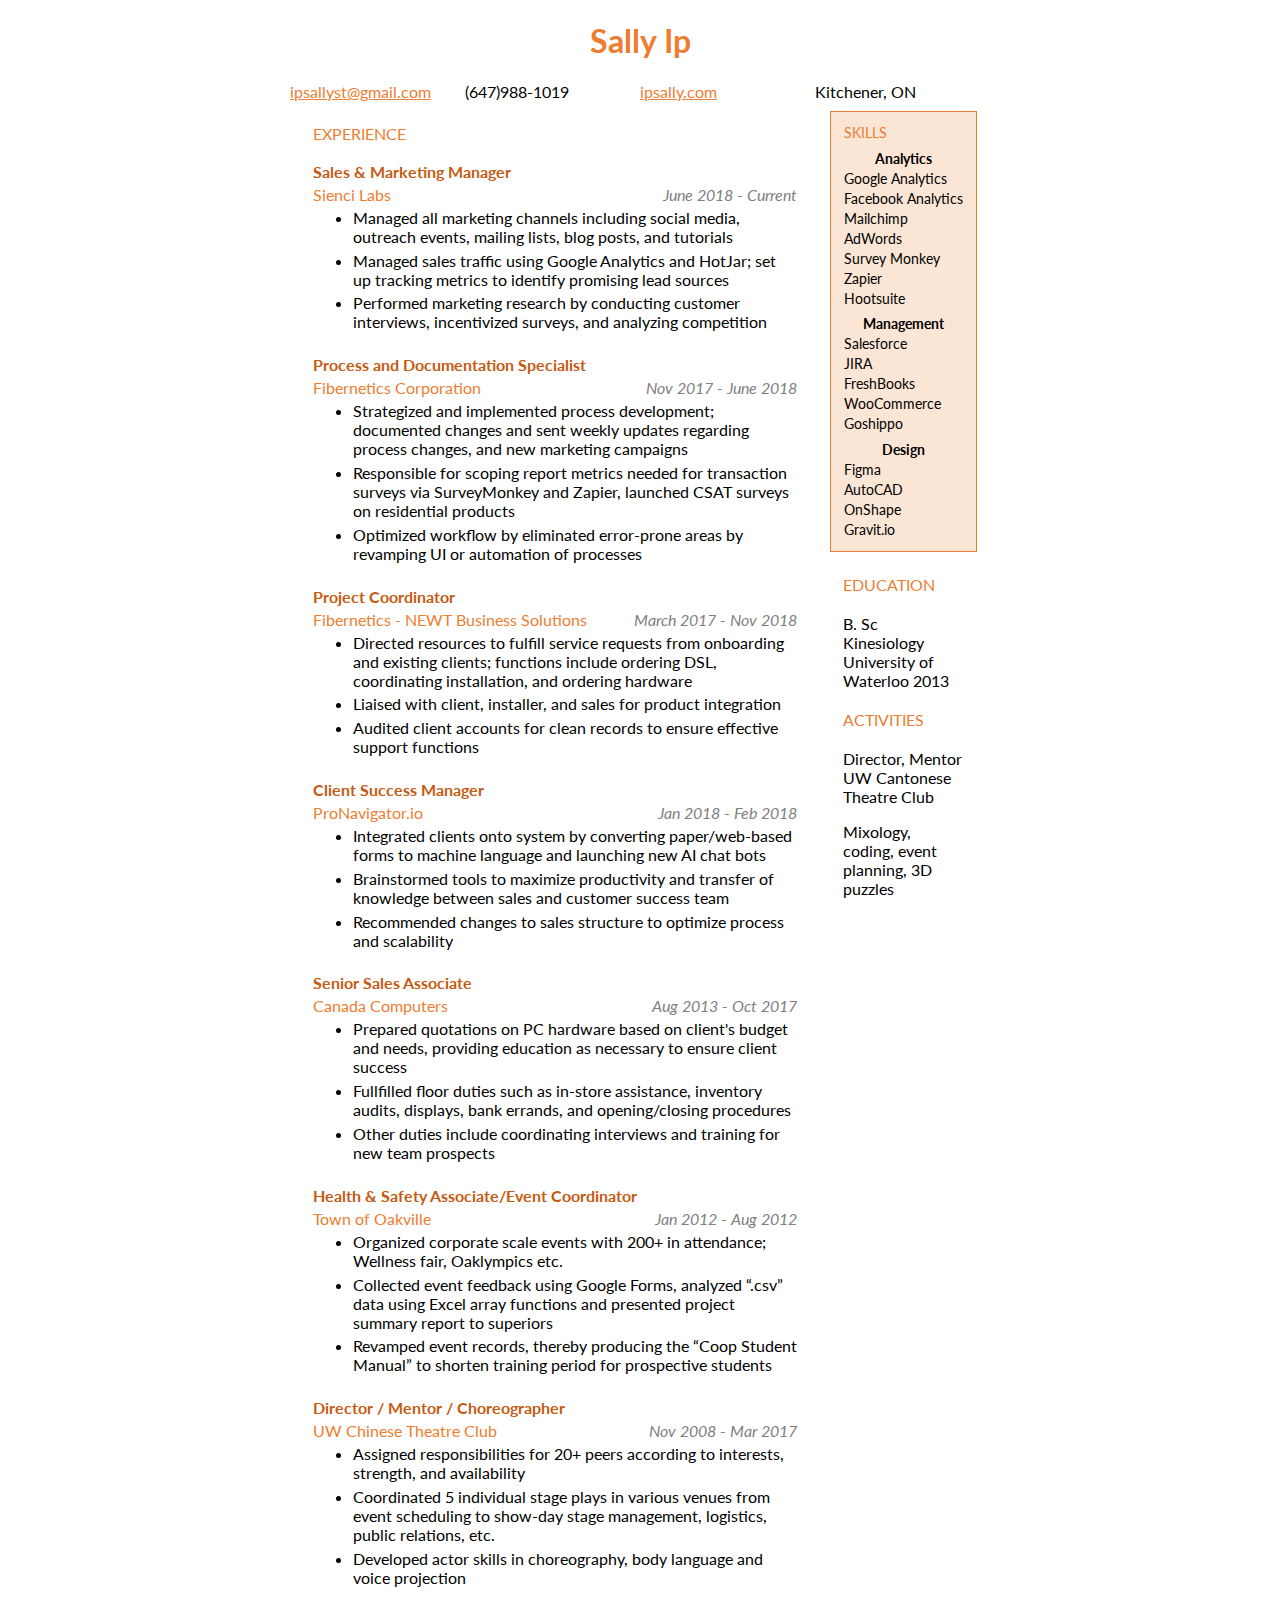
<file: index.html>
<!DOCTYPE html>
<html>

<head>
    <title>Sally Ip</title>
    <link href="https://fonts.googleapis.com/css?family=Lato:400,700" rel="stylesheet">
    <link rel="stylesheet" type="text/css" href="style.css" />
    <!-- <script src="resume.js"></script> -->
</head>

<body>
    <div class="container">
        <h1>Sally Ip</h1>
        <div class="contact">
            <p class="contact"><a href=ipsallyst@gmail.com>ipsallyst@gmail.com</a></p>
            <p class="contact">(647)988-1019</p>
            <p class="contact"><a href="http://www.ipsally.com">ipsally.com</a></p>
            <p class="contact">Kitchener, ON</p>
        </div>
        <div class="experience column">
            <table>
                <tr>
                    <td colspan="2" class="section">experience</td>
                </tr>
                <tr>
                    <td colspan="2" class="experience role">Sales & Marketing Manager</td>
                </tr>
                <tr>
                    <td class="experience company">Sienci Labs</td>
                    <td class="experience date">June 2018 - Current</td>
                </tr>
                <tr>
                    <td colspan="2" class="experience descr">
                        <ul>
                            <li>Managed all marketing channels including social media, outreach events, mailing lists,
                                blog posts, and tutorials</li>
                            <li>Managed sales traffic using Google Analytics and HotJar; set up tracking metrics to
                                identify promising lead sources </li>
                            <li>Performed marketing research by conducting customer interviews, incentivized surveys,
                                and analyzing competition </li>
                        </ul>
                    </td>
                </tr>
                <tr>
                    <td colspan="2" class="experience role">Process and Documentation
                        Specialist</td>
                </tr>
                <tr>
                    <td class="experience company">Fibernetics Corporation</td>
                    <td class="experience date">Nov 2017 - June 2018</td>
                </tr>
                <tr>
                    <td colspan="2" class="experience descr">
                        <ul>
                            <li>Strategized and implemented process development; documented changes and sent weekly
                                updates regarding process changes, and new marketing campaigns</li>
                            <li>Responsible for scoping report metrics needed for transaction surveys via SurveyMonkey
                                and Zapier, launched CSAT surveys on residential products</li>
                            <li>Optimized workflow by eliminated error-prone areas by revamping UI or automation of
                                processes</li>
                        </ul>
                    </td>
                </tr>
                <tr>
                    <td colspan="2" class="experience role">Project Coordinator</td>
                </tr>
                <tr>
                    <td class="experience company">Fibernetics - NEWT Business
                        Solutions</td>
                    <td class="experience date">March 2017 - Nov 2018</td>
                </tr>
                <tr>
                    <td colspan="2" class="experience descr">
                        <ul>
                            <li>Directed resources to fulfill service requests from onboarding and existing clients;
                                functions include ordering DSL, coordinating installation, and ordering hardware</li>
                            <li>Liaised with client, installer, and sales for product integration</li>
                            <li>Audited client accounts for clean records to ensure effective support functions</li>
                        </ul>
                    </td>
                </tr>
                <tr>
                    <td colspan="2" class="experience role">Client Success Manager</td>
                </tr>
                <tr>
                    <td class="experience company">ProNavigator.io</td>
                    <td class="experience date">Jan 2018 - Feb 2018</td>
                </tr>
                <tr>
                    <td colspan="2" class="experience descr">
                        <ul>
                            <li>Integrated clients onto system by converting paper/web-based forms to machine language
                                and launching new AI chat bots</li>
                            <li>Brainstormed tools to maximize productivity and transfer of knowledge between sales and
                                customer success team</li>
                            <li>Recommended changes to sales structure to optimize process and scalability</li>
                        </ul>
                    </td>
                </tr>
                <tr>
                    <td colspan="2" class="experience role">Senior Sales Associate</td>
                </tr>
                <tr>
                    <td class="experience company">Canada Computers</td>
                    <td class="experience date">Aug 2013 - Oct 2017</td>
                </tr>
                <tr>
                    <td colspan="2" class="experience descr">
                        <ul>
                            <li>Prepared quotations on PC hardware based on client's budget and needs, providing education as necessary to ensure client success</li>
                            <li>Fullfilled floor duties such as in-store assistance, inventory audits, displays, bank errands, and opening/closing procedures</li>
                            <li>Other duties include coordinating interviews and training for new team prospects</li>
                        </ul>
                    </td>
                </tr>
                <tr>
                    <td colspan="2" class="experience role">Health & Safety Associate/Event Coordinator</td>
                </tr>
                <tr>
                    <td class="experience company">Town of Oakville</td>
                    <td class="experience date">Jan 2012 - Aug 2012</td>
                </tr>
                <tr>
                    <td colspan="2" class="experience descr">
                        <ul>
                            <li>Organized corporate scale events with 200+ in attendance; Wellness fair, Oaklympics etc. </li>
                            <li>Collected event feedback using Google Forms, analyzed “.csv” data using Excel array functions and presented project summary report to superiors </li>
                            <li>Revamped event records, thereby producing the “Coop Student Manual” to shorten training period for prospective students</li>
                        </ul>
                    </td>
                </tr>

                <tr>
                    <td colspan="2" class="experience role">Director / Mentor / Choreographer</td>
                </tr>
                <tr>
                    <td class="experience company">UW Chinese Theatre Club</td>
                    <td class="experience date">Nov 2008 - Mar 2017</td>
                </tr>
                <tr>
                    <td colspan="2" class="experience descr">
                        <ul>
                            <li>Assigned responsibilities for 20+ peers according to interests, strength, and
                                availability
                            <li>Coordinated 5 individual stage plays in various venues from event scheduling to
                                show-day stage management, logistics, public relations, etc.
                            <li>Developed actor skills in choreography, body language and voice projection
                        </ul>
                    </td>
                </tr>
            </table>
        </div>
        <div class="skills column">
            <table>
                <tr>
                    <td class="section">skills</td>
                </tr>
                <tr>
                    <td class="skill-type">Analytics</td>
                </tr>
                <tr>
                    <td>Google Analytics</td>
                </tr>
                <tr>
                    <td>Facebook Analytics</td>
                </tr>
                <tr>
                    <td>Mailchimp</td>
                </tr>
                <tr>
                    <td>AdWords</td>
                </tr>
                <tr>
                    <td>Survey Monkey</td>
                </tr>
                <tr>
                    <td>Zapier </td>
                </tr>
                <tr>
                    <td>Hootsuite</td>
                </tr>
                <tr>
                    <td class="skill-type">Management</td>
                </tr>
                <tr>
                    <td>Salesforce</td>
                </tr>
                <tr>
                    <td>JIRA</td>
                </tr>
                <tr>
                    <td>FreshBooks</td>
                </tr>
                <tr>
                    <td>WooCommerce </td>
                </tr>
                <tr>
                    <td>Goshippo</td>
                </tr>
                <tr>
                    <td class="skill-type">Design</td>
                </tr>
                <tr>
                    <td>Figma</td>
                </tr>
                <tr>
                    <td>AutoCAD</td>
                </tr>
                <tr>
                    <td>OnShape</td>
                </tr>
                <tr>
                    <td>Gravit.io</td>
                </tr>
            </table>
        </div>
        <div class="other column">
            <table>
                <tr>
                    <td class="section">education</td>
                </tr>
                <tr>
                    <td>
                        <p>B. Sc Kinesiology University of Waterloo 2013</p>
                    </td>
                </tr>
                <tr>
                    <td class="section">activities</td>
                </tr>
                <tr>
                    <td>
                        <p>Director, Mentor <br>
                            UW Cantonese Theatre Club
                        </p>
                        <p>
                            Mixology, coding, event planning, 3D puzzles
                        </p>
                    </td>
                </tr>
            </table>
        </div>

    </div>
</body>

</html>
</file>
<file: style.css>
/* LIGHT ORANGE rgb(251, 229, 213) */
/* MEDIUM ORANGE rgb(237, 125, 49) */
/* DARK ORANGE rgb(197, 90, 17) */

body {
    font-family: 'Lato', sans-serif;
}

h1 {
    color: rgb(237, 125, 49);
    text-align: center;
}

ul {
    margin-block-start: 0;
    margin-block-end: 0;
}

a {
    color: rgb(237, 125, 49)
}

a:hover {
    color: rgb(197, 90, 17);
}

a:visited {
    color: rgb(197, 90, 17);
}

li {
    margin-bottom: 0.3em;
}

.container {
    width: 700px;
    min-width: 700px;
    margin: 15px auto;
}
.column {
    display: flex;
    float: left;
    margin: 5px 10px;
    padding: 10px 10px;
}

.experience {
    width: 490px;
}
.skills {
    width: 125px;
    border: 1px solid rgb(237, 125, 49);
    background-color: rgb(251, 229, 213);
    font-size: 85%;
}

.skill-type {
    padding-top: 0.5em;
    text-align: center;
    font-weight: 700;
}

.other {
    width: 125px;
}

td.section {
    text-transform: uppercase;
    color: rgb(237, 125, 49);
    font-size: 1em;
}

p.contact {
    display: flex;
    float: left;
    width: 25%;
    justify-content: space-between;
    margin: 0;
    margin-bottom: 5px;
}

td.date {
    font-style: italic;
    color: grey;
    text-align: right;
    width: 200px;
}
td.company {
    color: rgb(237, 125, 49);
    width: 300px;
}
td.role {
    padding-top: 1em;
    color: rgb(197, 90, 17);
    font-weight: 700;
}
</file>
